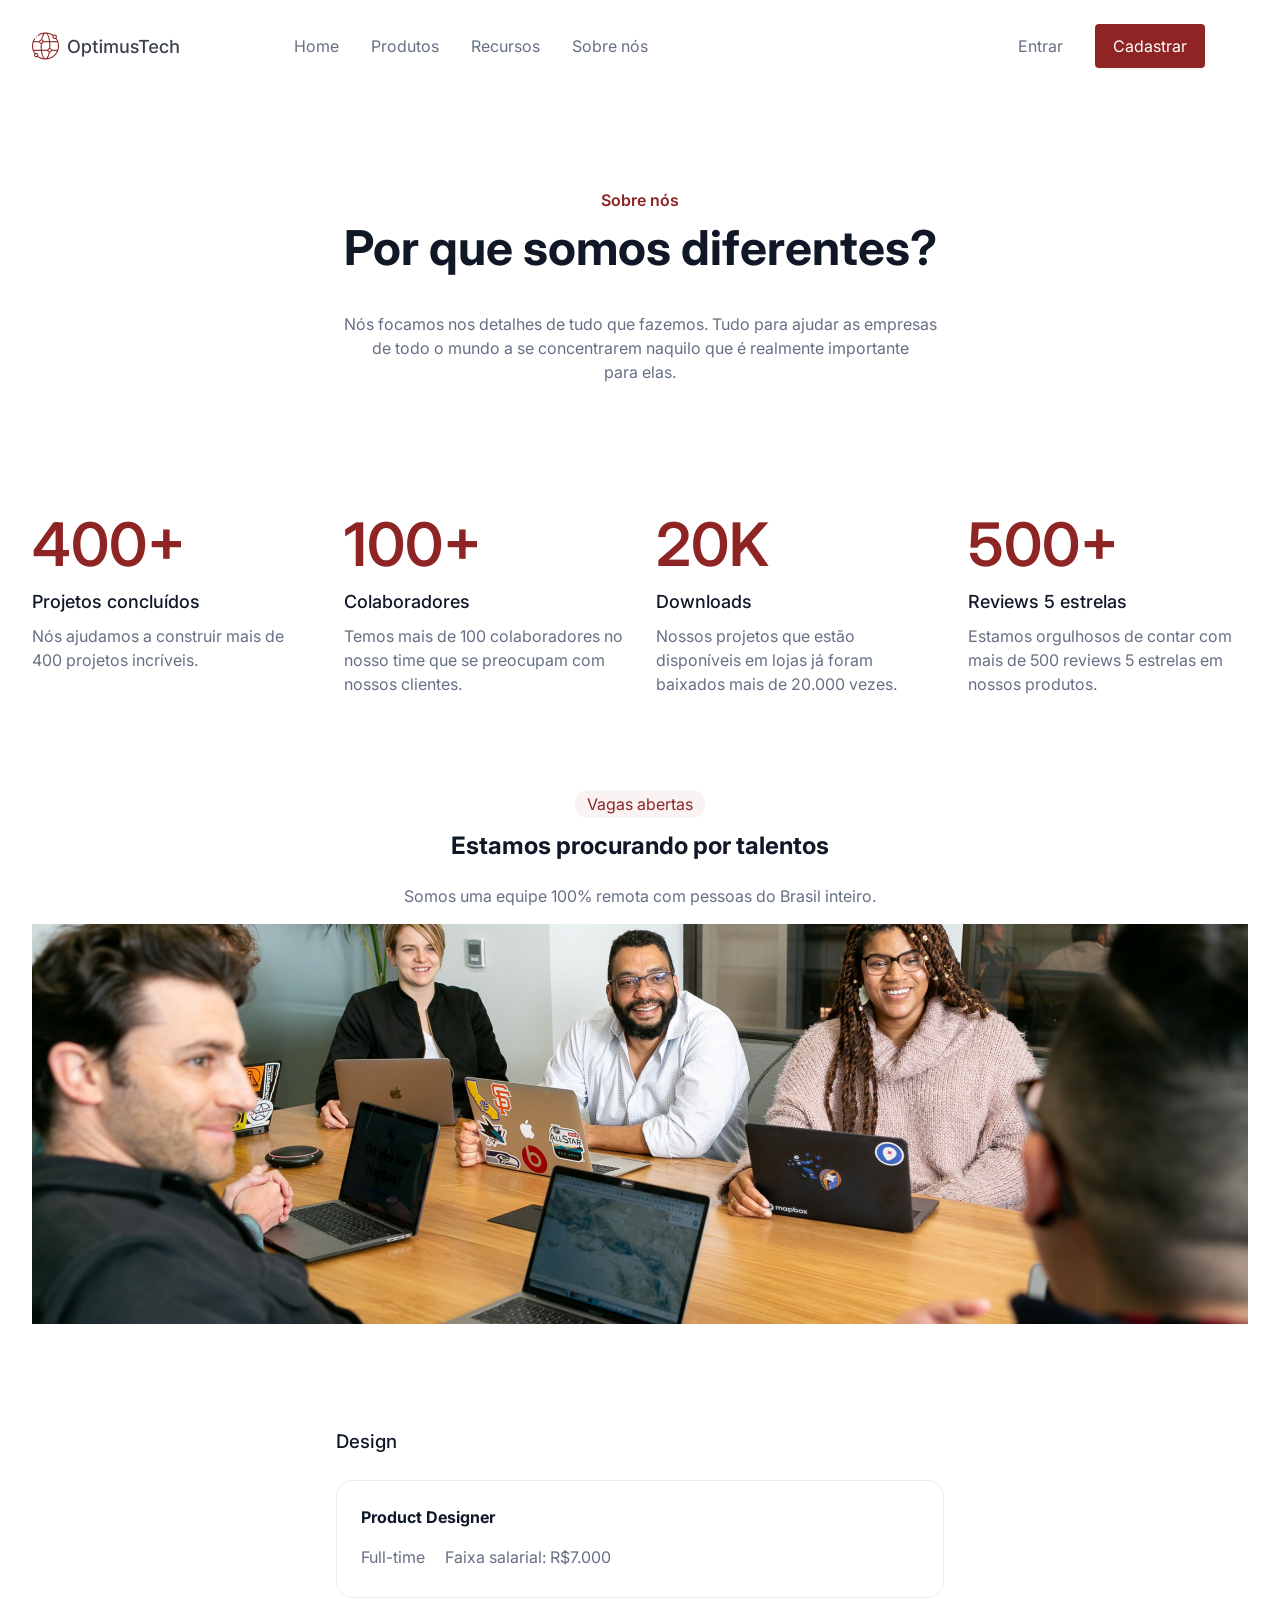
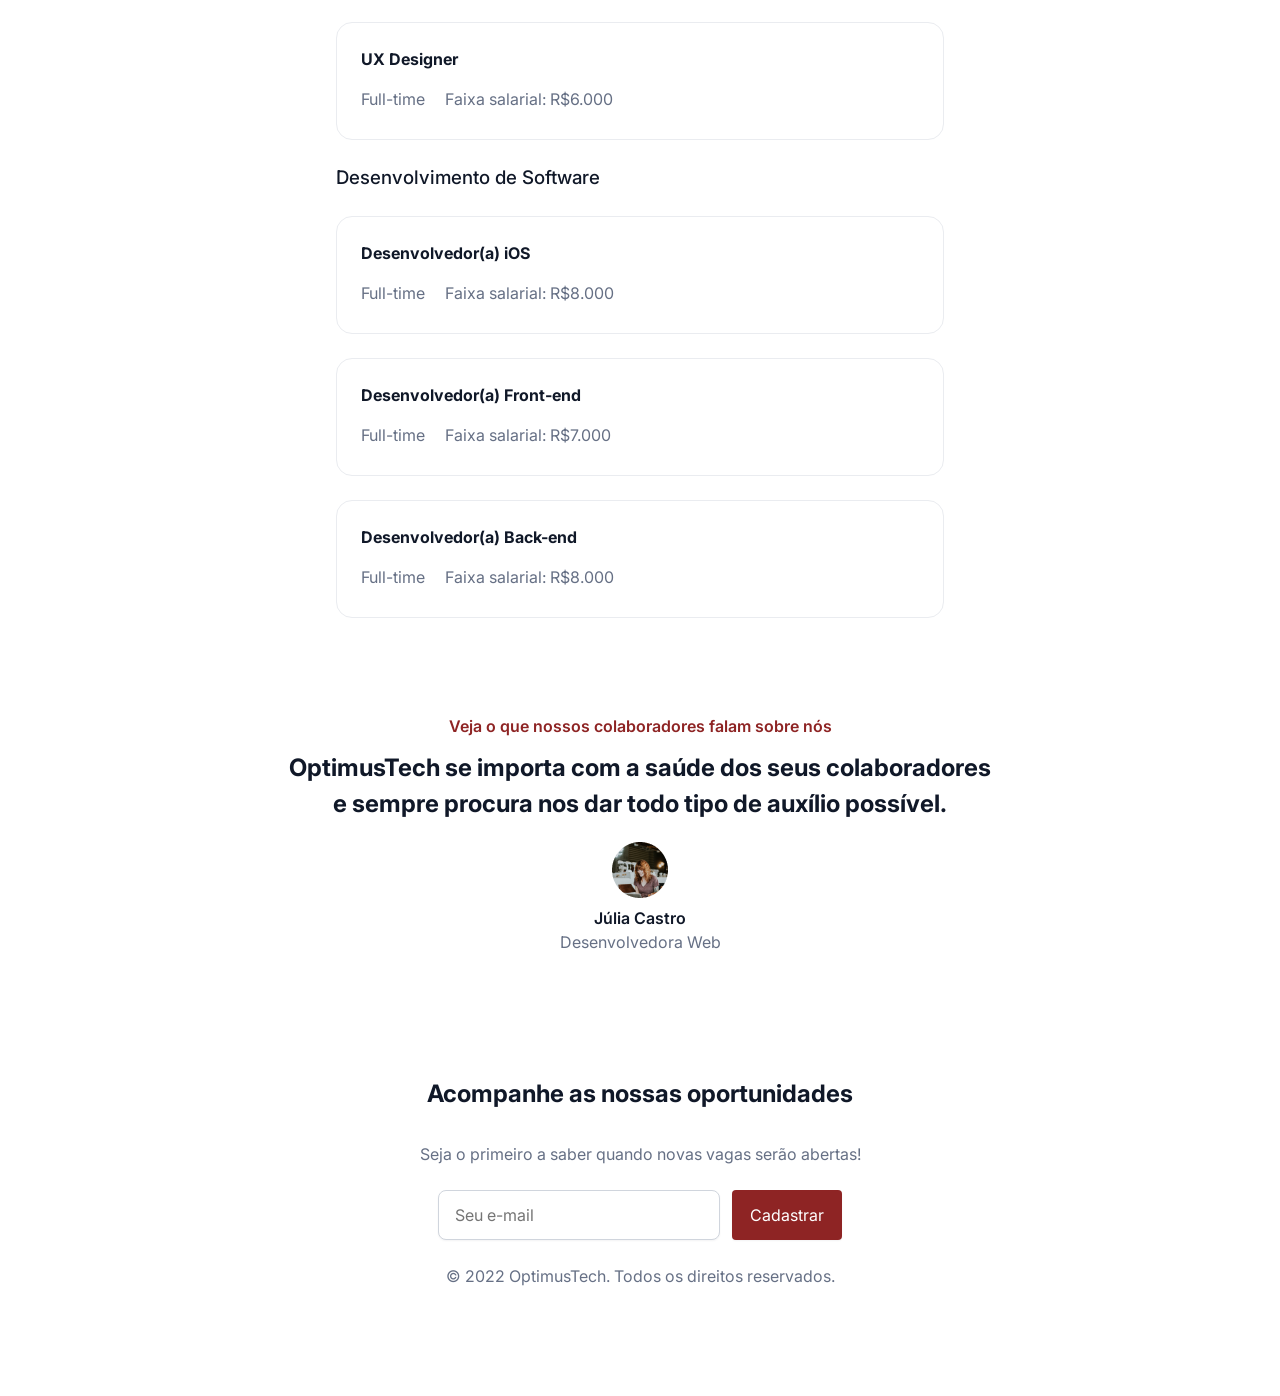
<file: Aula 1 - Do Figma ao Código/7Days-Pagina-Vagas-Completo/index.html>
<!DOCTYPE html>
<html lang="pt-BR">
<head>
    <meta charset="UTF-8">
    <meta name="viewport" content="width=device-width, initial-scale=1.0">
    <title>Página de Vagas</title>
    <link rel="preconnect" href="https://fonts.googleapis.com">
    <link rel="preconnect" href="https://fonts.gstatic.com" crossorigin>
    <link href="https://fonts.googleapis.com/css2?family=Inter:ital,opsz,wght@0,14..32,100..900;1,14..32,100..900&display=swap" rel="stylesheet">
    <link rel="stylesheet" href="./css/style.css">
    <link rel="shortcut icon" href="./images/favicon.png" type="image/x-icon">
</head>
<body>
    <header>
       <div class="container">
        <div class="nav-wrapper">
            <a href="index.html" class="logo">
                <img src="./images/logo.png" alt="Logo da Empresa">
            </a>
            <nav class="main-nav">
                <ul>
                    <li>
                        <a href="#">Home</a>
                    </li>
                    <li>
                        <a href=#>Produtos</a>
                    </li>
                    <li>
                        <a href=#>Recursos</a>
                    </li>
                    <li>
                        <a href=#>Sobre nós</a>
                    </li>
                </ul>
            </nav>
            <div class="nav-buttons">
                <a href="#" class="">Entrar</a>
                <a href="#" class="btn">Cadastrar</a>
            </div>
        </div>
       </div>
    </header>
    <main>
        <section class="wrapper">
            <div class="container">
                <div class="hero">
                    <span class="section-marker"> Sobre nós</span>
                    <h1 class="main-heading">Por que somos diferentes?</h1>
                    <p class="hero-description">Nós focamos nos detalhes de tudo que fazemos. Tudo para ajudar as empresas de todo o mundo a se concentrarem naquilo que é realmente importante para elas.</p>
                </div>
            </div>
        </section>
        <section class="wrapper">
            <div class="container">
                <div class="even-columns">
                    <div class="card">
                        <span class="card-numbers">400+</span>
                        <h3 class="card-title">Projetos concluídos</h3>
                        <p class="card-description">Nós ajudamos a construir mais de 400 projetos incríveis.</p>
                    </div>
                    <div class="card">
                        <span class="card-numbers">100+</span>
                        <h3 class="card-title">Colaboradores</h3>
                        <p class="card-description">Temos mais de 100 colaboradores no nosso time que se preocupam com nossos clientes.</p>
                    </div>
                    <div class="card">
                        <span class="card-numbers">20K</span>
                        <h3 class="card-title">Downloads</h3>
                        <p class="card-description">Nossos projetos que estão disponíveis em lojas já foram baixados mais de 20.000 vezes.</p>
                    </div>
                    <div class="card">
                        <span class="card-numbers">500+</span>
                        <h3 class="card-title">Reviews 5 estrelas</h3>
                        <p class="card-description">Estamos orgulhosos de contar com mais de 500 reviews 5 estrelas em nossos produtos.</p>
                    </div>
                </div>
            </div>
        </section>
        <section class="wrapper">
            <div class="container">
                <div class="vagas-section">
                    <span class="vagas-highlight">Vagas abertas</span>
                    <h2 class="heading-2">Estamos procurando por talentos</h2>
                    <p>Somos uma equipe 100% remota com pessoas do Brasil inteiro.</p>
                    <img src="./images/img_funcionarios.png" alt="">
                </div>
            </div>
        </section>
        <section class="wrapper">
            <div class="container">
                <div class="vagas">
                    <h3 class="vagas-area-title">Design</h3>
                    <div class="card-vaga">
                        <h4>Product Designer</h4>
                        <div class="container-vagas-details">
                            <span>Full-time</span>
                            <span>Faixa salarial: R$7.000</span>
                        </div>
                    </div>
                    <div class="card-vaga">
                        <h4>UX Designer</h4>
                        <div class="container-vagas-details">
                            <span>Full-time</span>
                            <span>Faixa salarial: R$6.000</span>
                        </div>
                    </div>
                    <h3 class="vagas-area-title">Desenvolvimento de Software</h3>
                    <div class="card-vaga">
                        <h4>Desenvolvedor(a) iOS</h4>
                        <div class="container-vagas-details">
                            <span>Full-time</span>
                            <span>Faixa salarial: R$8.000</span>
                        </div>
                    </div>
                    <div class="card-vaga">
                        <h4>Desenvolvedor(a) Front-end</h4>
                        <div class="container-vagas-details">
                            <span>Full-time</span>
                            <span>Faixa salarial: R$7.000</span>
                        </div>
                    </div>
                    <div class="card-vaga">
                        <h4>Desenvolvedor(a) Back-end</h4>
                        <div class="container-vagas-details">
                            <span>Full-time</span>
                            <span>Faixa salarial: R$8.000</span>
                        </div>
                    </div>
                </div>
            </div>
        </section>
        <section class="wrapper">
            <div class="container">
                <div class="depoimentos">
                    <span class="section-marker">Veja o que nossos colaboradores falam sobre nós</span>
                    <h2 class="heading-2">OptimusTech se importa com a saúde dos seus colaboradores e sempre procura nos dar todo tipo de auxílio possível.</h2>
                    <div class="avatar-info">
                        <img src="./images/Avatar.png" alt="avatar"/>
                        <span class="avatar-name">Júlia Castro</span>
                        <span class="avatar-job">Desenvolvedora Web</span>
                    </div>
                </div>
            </div>
        </section>
    </main>
    <footer class="wrapper">
        <div class="container">
            <div class="footer-content">
                 <h2 class="heading-2">Acompanhe as nossas oportunidades</h2>
                <p>Seja o primeiro a saber quando novas vagas serão abertas!</p>
                <form action="" class="form-footer">
                    <input type="text" name="email" id="email" placeholder="Seu e-mail">
                    <button type="submit" class="btn">Cadastrar</button>
                </form>
                <p>© 2022 OptimusTech. Todos os direitos reservados.</p>
            </div>
    </footer>

    
</body>
</html>
</file>
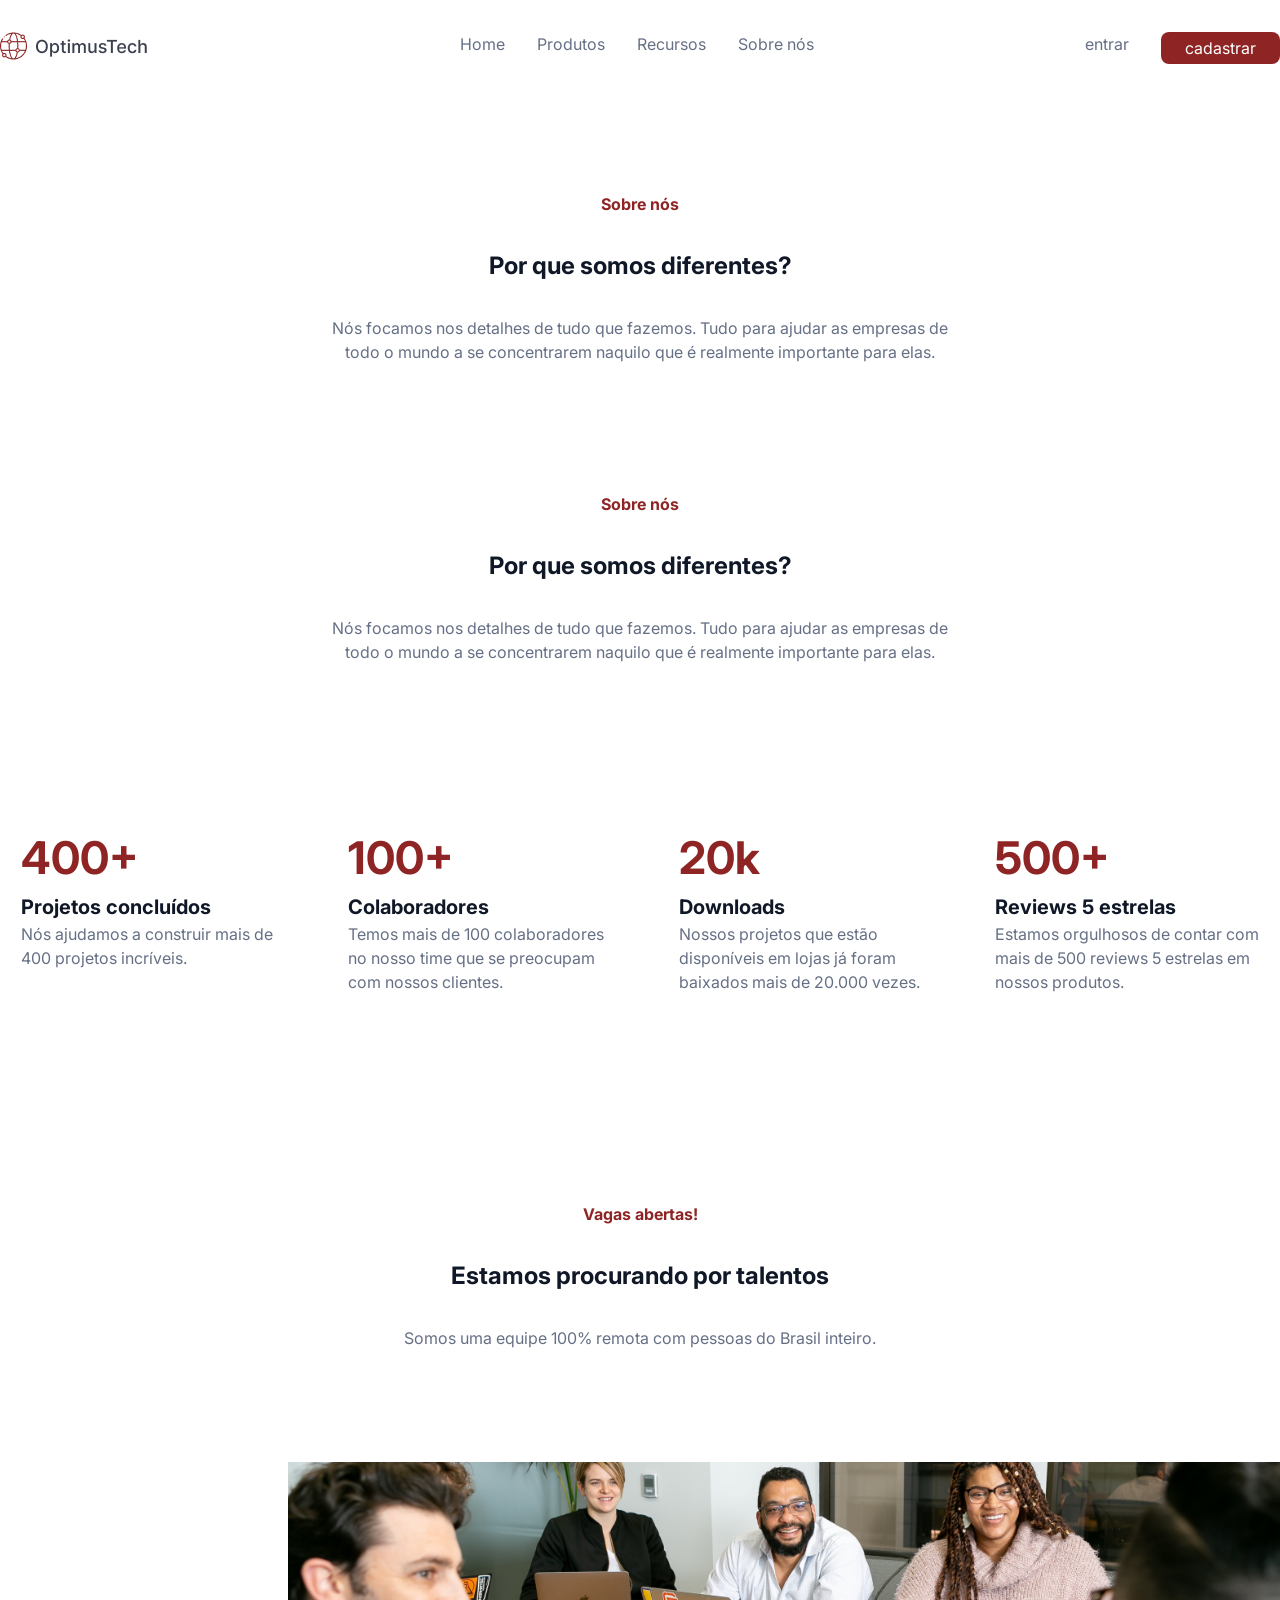
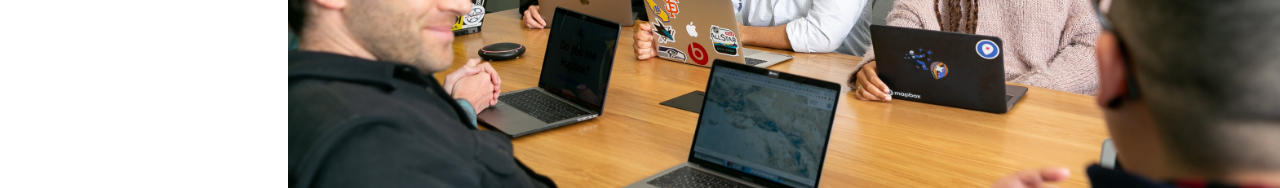
<file: Aula 1 - Do Figma ao Código/7Days-Pagina-Vagas/index.html>
<!DOCTYPE html>
<html lang="pt-BR">
<head>
    <meta charset="UTF-8">
    <meta name="viewport" content="width=device-width, initial-scale=1.0">
    <title>Página de Vagas</title>
    <link rel="stylesheet" href="./css/style.css">
    <link rel="preconnect" href="https://fonts.googleapis.com">
<link rel="preconnect" href="https://fonts.gstatic.com" crossorigin>
<link href="https://fonts.googleapis.com/css2?family=Inter:ital,opsz,wght@0,14..32,100..900;1,14..32,100..900&display=swap" rel="stylesheet">
</head>
<body>
    
    <header>
        <div class="container">
            <nav
            class="main-nav">
                <a href="index.html">
                    <img src="./images/logo.png" alt="Logo da empresa">
                </a>
                <ul class="nav">
                    <li><a href="#">Home</a></li>
                    <li><a href="#">Produtos</a></li>
                    <li><a href="#">Recursos</a></li>
                    <li><a href="#">Sobre nós</a></li>   
                </ul>
                 <div class="botoes-autenticacao">
                <a href="">entrar</a>
                <a class="cadastrar"  href="">cadastrar</a>
            </div>
            </nav>
           
        </div>
    </header>

    <section class="sobre-nos">
        <h4>Sobre nós</h4>
        <h1>Por que somos diferentes?</h1>
        <p>Nós focamos nos detalhes de tudo que fazemos. Tudo para ajudar as empresas de <br> todo o mundo a se concentrarem naquilo que é realmente importante para elas.</p>
    </section>
    <section class="sobre-nos2">
        <h4>Sobre nós</h4>
        <h1>Por que somos diferentes?</h1>
        <p>Nós focamos nos detalhes de tudo que fazemos. Tudo para ajudar as empresas de <br> todo o mundo a se concentrarem naquilo que é realmente importante para elas.</p>
    </section>

    <section class="cards">
        <div class="card-1">
            <h2>400+</h2>
            <h5>Projetos concluídos</h5>
            <p>Nós ajudamos a construir mais de <br>400 projetos incríveis.</p>
        </div>
        
        <div class="card-2">
            <h2>100+</h2>
            <h5>Colaboradores</h5>
            <p>Temos mais de 100 colaboradores <br>no nosso time que se preocupam <br> com nossos clientes.</p>
        </div>
         
        <div class="card-3">
            <h2>20k</h2>
            <h5>Downloads</h5>
            <p>Nossos projetos que estão<br>disponíveis em lojas já foram <br>baixados mais de 20.000 vezes.</p>
        </div>
        <div class="card-4">
            <h2>500+</h2>
            <h5>Reviews 5 estrelas</h5>
            <p>Estamos orgulhosos de contar com<br>mais de 500 reviews 5 estrelas em<br> nossos produtos.</p>
        </div>
    </section>

    <section class="infos">
        <div class="info2">
        <h4>Vagas abertas!</h4>
        <h1>Estamos procurando por talentos</h1>
        <p>Somos uma equipe 100% remota com pessoas do Brasil inteiro.</p>
        </div>
      
      <div class="funcionarios">  <img src="images/img_funcionarios.png" alt="funcionarios">
    </div>
    </section>
</body>
</html>
</file>
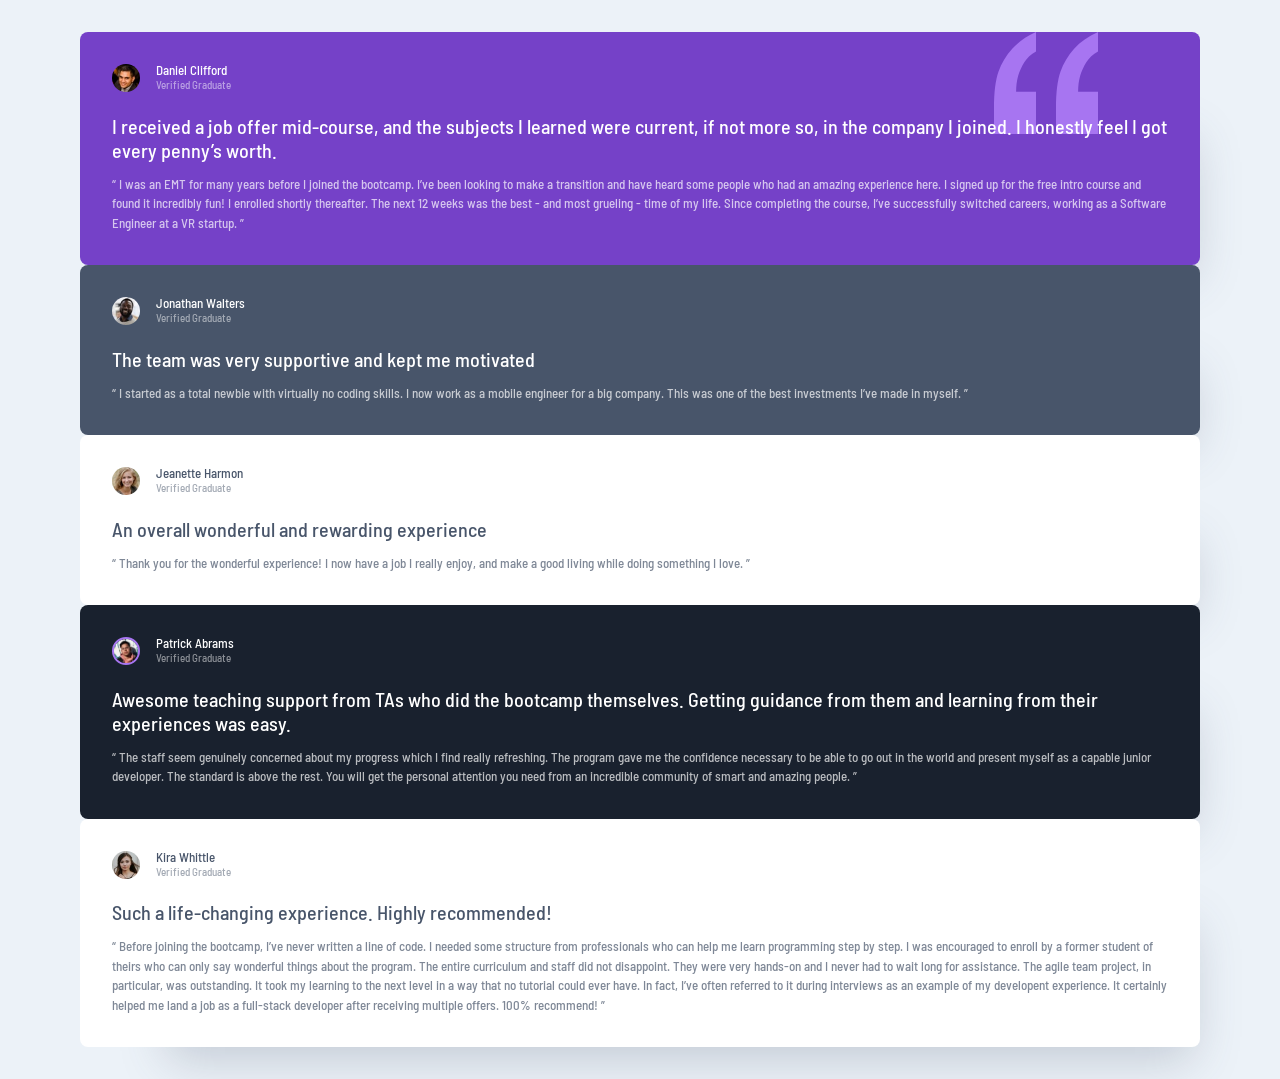
<file: Aula 4 - CSS Grid/Testimonials/index.html>
<!DOCTYPE html>
<html lang="en">

<head>
  <meta charset="UTF-8">
  <meta http-equiv="X-UA-Compatible" content="IE=edge">
  <meta name="viewport" content="width=device-width, initial-scale=1.0">
  <!-- Google font -->
  <link rel="preconnect" href="https://fonts.googleapis.com">
  <link rel="preconnect" href="https://fonts.gstatic.com" crossorigin>
  <link href="https://fonts.googleapis.com/css2?family=Barlow+Semi+Condensed:wght@500;600&display=swap"
    rel="stylesheet">
  <!-- my css -->
  <link rel="stylesheet" href="style.css">
  <title>FEM grid</title>
</head>

<body>
  <main class="testimonial-grid">
    <article class="testimonial flow bg-primary-400 quote text-neutral-100">
      <div class="flex">
        <div>
          <img  src="./images/image-daniel.jpg" alt="daniel clifford">
        </div>
        <div>
          <h2 class="name">Daniel Clifford</h2>
          <p class="position">Verified Graduate</p>
        </div>
      </div>
      <p>
        I received a job offer mid-course, and the subjects I learned were current, if not more so,
        in the company I joined. I honestly feel I got every penny’s worth.
      </p>
      <p>
        “ I was an EMT for many years before I joined the bootcamp. I’ve been looking to make a
        transition and have heard some people who had an amazing experience here. I signed up
        for the free intro course and found it incredibly fun! I enrolled shortly thereafter.
        The next 12 weeks was the best - and most grueling - time of my life. Since completing
        the course, I’ve successfully switched careers, working as a Software Engineer at a VR startup. ”
      </p>
    </article>
    <article class="testimonial flow bg-secondary-400 text-neutral-100">
      <div class="flex">
        <div>
          <img src="./images/image-jonathan.jpg" alt="Jonathan Walters">
        </div>
        <div>
          <h2 class="name">Jonathan Walters</h2>
          <p class="position">Verified Graduate</p>
        </div>
      </div>
      <p>
        The team was very supportive and kept me motivated
      </p>
      <p>
        “ I started as a total newbie with virtually no coding skills. I now work as a mobile engineer
        for a big company. This was one of the best investments I’ve made in myself. ”
      </p>
    </article>
    <article class="testimonial flow bg-neutral-100 text-secondary-400">
      <div class="flex">
        <div>
          <img src="./images/image-jeanette.jpg" alt="Jeanette Harmon">
        </div>
        <div>
          <h2 class="name">Jeanette Harmon</h2>
          <p class="position">Verified Graduate</p>
        </div>
      </div>
      <p>
        An overall wonderful and rewarding experience</p>
      <p>
        “ Thank you for the wonderful experience! I now have a job I really enjoy, and make a good living
        while doing something I love. ”
      </p>
    </article>
    <article class="testimonial flow bg-secondary-500 text-neutral-100">
      <div class="flex">
        <div>
          <img class="border-primary-400" src="./images/image-patrick.jpg" alt="Patrick Abrams">
        </div>
        <div>
          <h2 class="name">Patrick Abrams</h2>
          <p class="position">Verified Graduate</p>
        </div>
      </div>
      <p>
        Awesome teaching support from TAs who did the bootcamp themselves. Getting guidance from them and
        learning from their experiences was easy.
      </p>
      <p>
        “ The staff seem genuinely concerned about my progress which I find really refreshing. The program
        gave me the confidence necessary to be able to go out in the world and present myself as a capable
        junior developer. The standard is above the rest. You will get the personal attention you need from
        an incredible community of smart and amazing people. ”
      </p>
    </article>
    <article class="testimonial flow bg-neutral-100 text-secondary-400">
      <div class="flex">
        <div>
          <img src="./images/image-kira.jpg" alt="Kira Whittle">
        </div>
        <div>
          <h2 class="name">Kira Whittle</h2>
          <p class="position">Verified Graduate</p>
        </div>
      </div>
      <p>
        Such a life-changing experience. Highly recommended!
      </p>
      <p>
        “ Before joining the bootcamp, I’ve never written a line of code. I needed some structure from
        professionals who can help me learn programming step by step. I was encouraged to enroll by a former
        student of theirs who can only say wonderful things about the program. The entire curriculum and staff
        did not disappoint. They were very hands-on and I never had to wait long for assistance. The agile team
        project, in particular, was outstanding. It took my learning to the next level in a way that no tutorial
        could ever have. In fact, I’ve often referred to it during interviews as an example of my developent
        experience. It certainly helped me land a job as a full-stack developer after receiving multiple offers.
        100% recommend! ”
      </p>
    </article>
  </main>




</body>

</html>
</file>
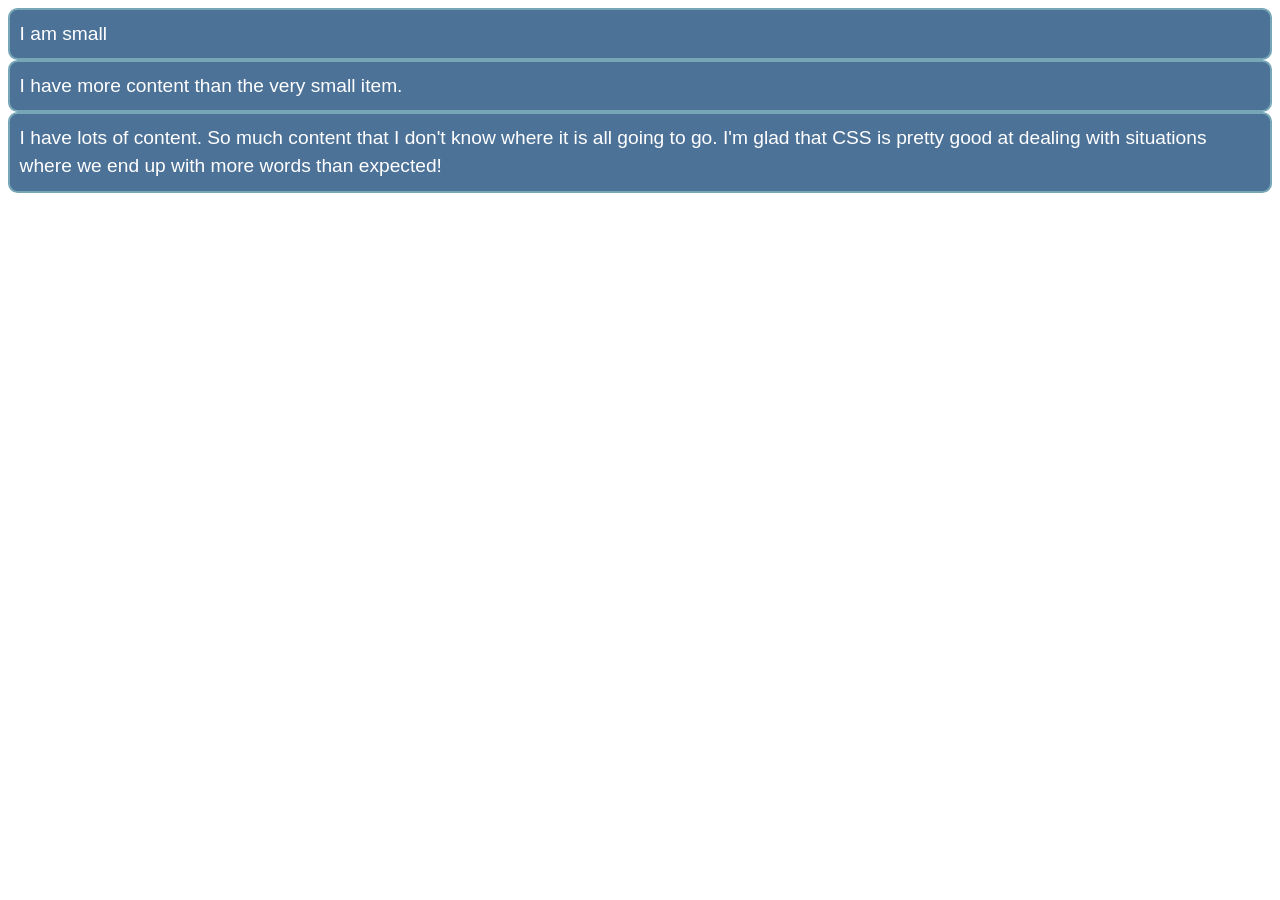
<file: Aula 2 - Flexbox do Basico ao Avançado/Exercicios Flexbox/Ex2/index.html>
<!DOCTYPE html>
<html lang="pt-BR">
<head>
    <meta charset="UTF-8">
    <meta name="viewport" content="width=device-width, initial-scale=1.0">
    <title>Document</title>
    <link rel="stylesheet" href="style.css">
</head>
<body>
    <ul>
        <li>I am small</li>
        <li>I have more content than the very small item.</li>
        <li>
            I have lots of content. So much content that I don't know where it is all
            going to go. I'm glad that CSS is pretty good at dealing with situations
            where we end up with more words than expected!
        </li>
        </ul>
</body>
</html>
</file>
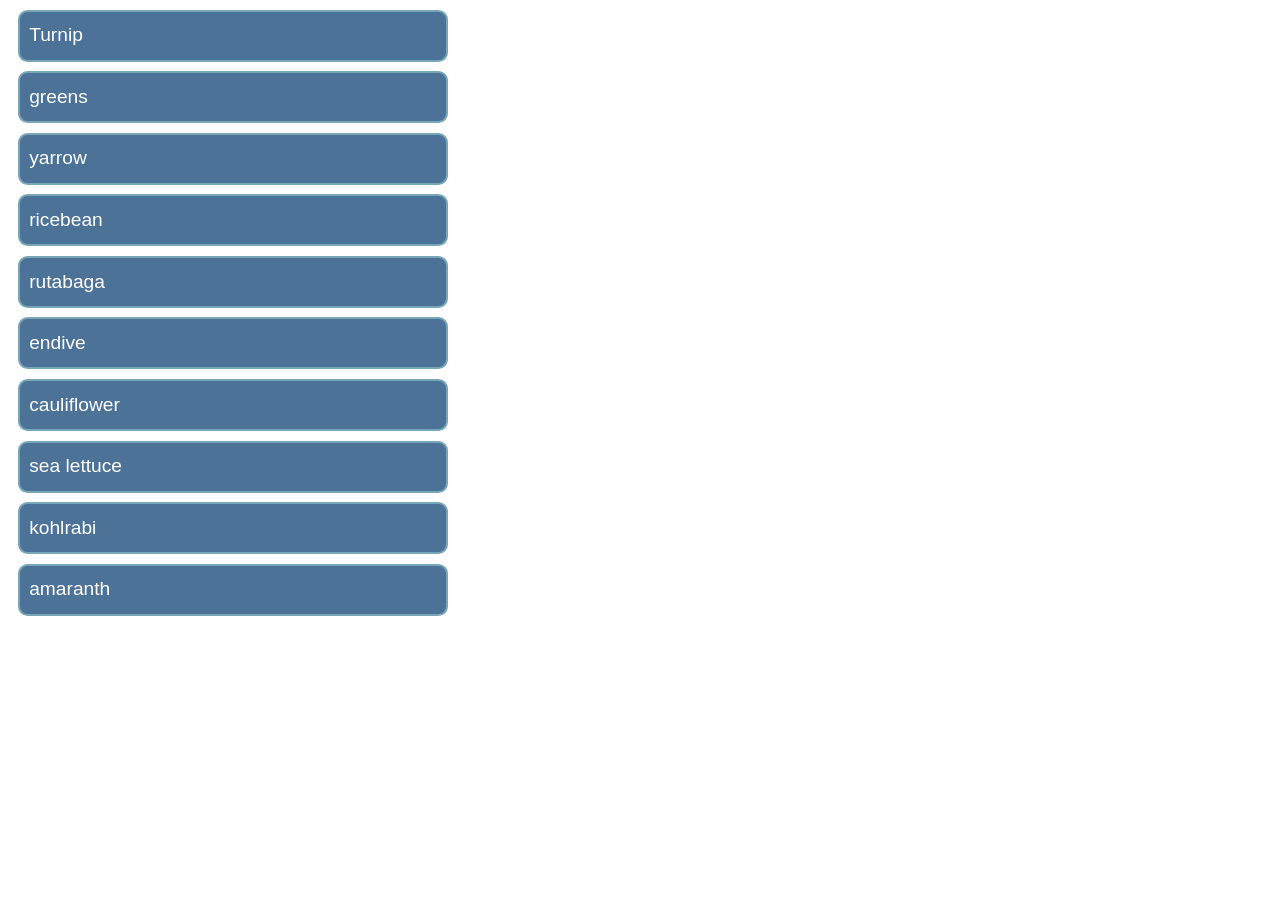
<file: Aula 2 - Flexbox do Basico ao Avançado/Exercicios Flexbox/Ex3/index.html>
<!DOCTYPE html>
<html lang="pt-BR">
<head>
    <meta charset="UTF-8">
    <meta name="viewport" content="width=device-width, initial-scale=1.0">
    <title>Document</title>
    <link rel="stylesheet" href="style.css">
</head>
<body>
    <ul>
        <li>Turnip</li>
        <li>greens</li>
        <li>yarrow</li>
        <li>ricebean</li>
        <li>rutabaga</li>
        <li>endive</li>
        <li>cauliflower</li>
        <li>sea lettuce</li>
        <li>kohlrabi</li>
        <li>amaranth</li>
    </ul>
</body>
</html>
</file>
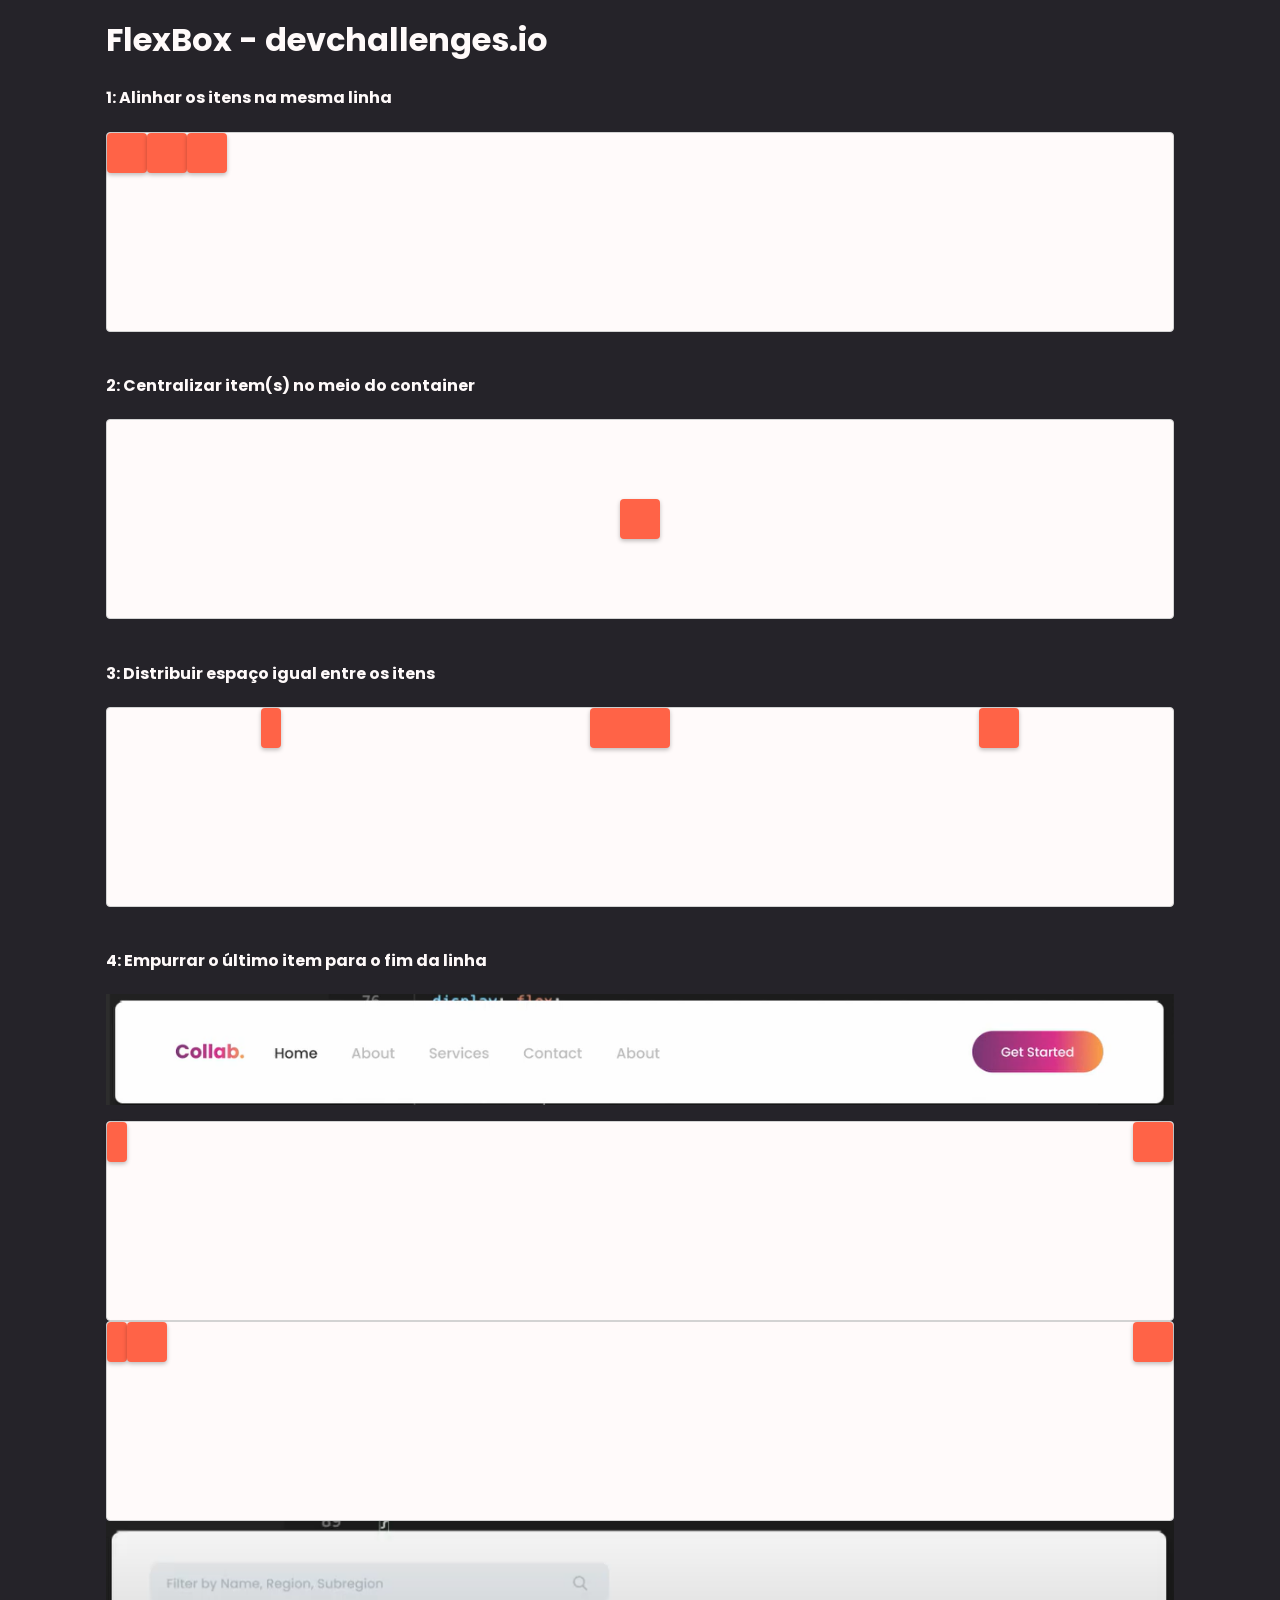
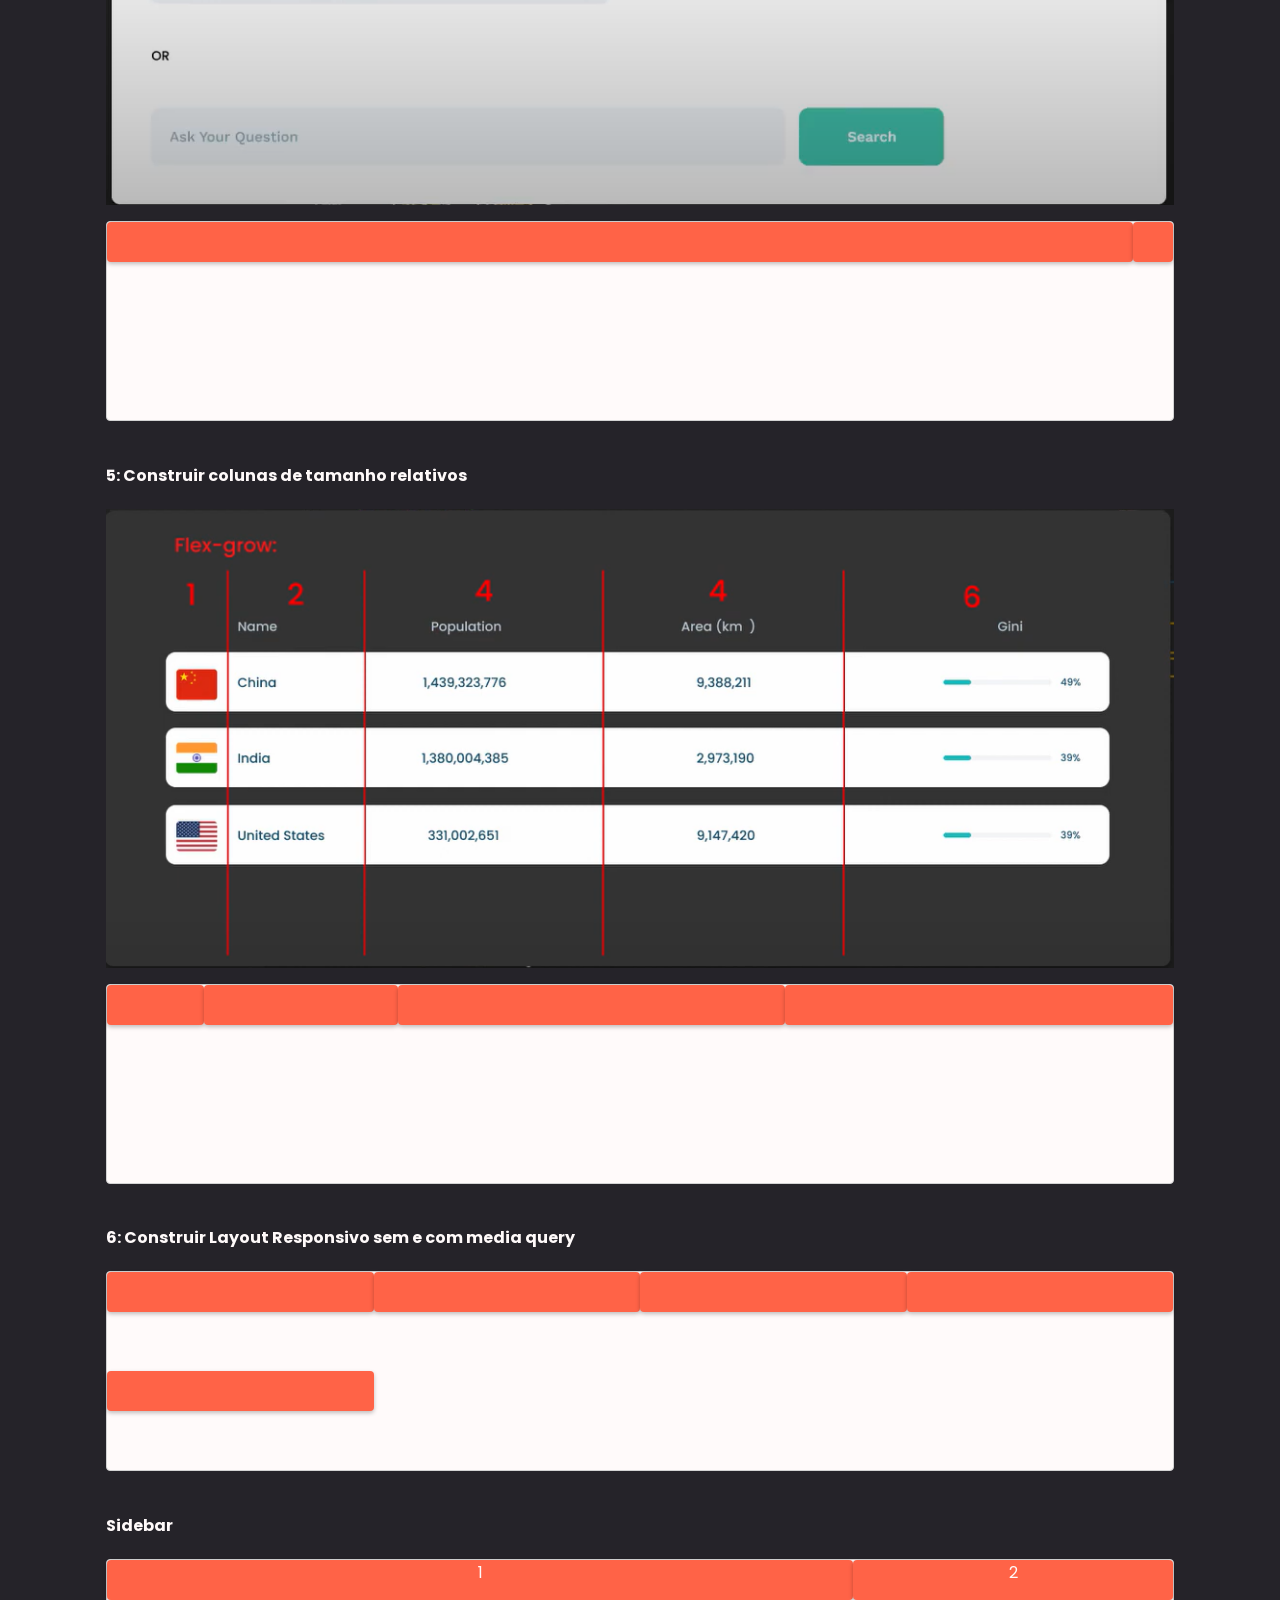
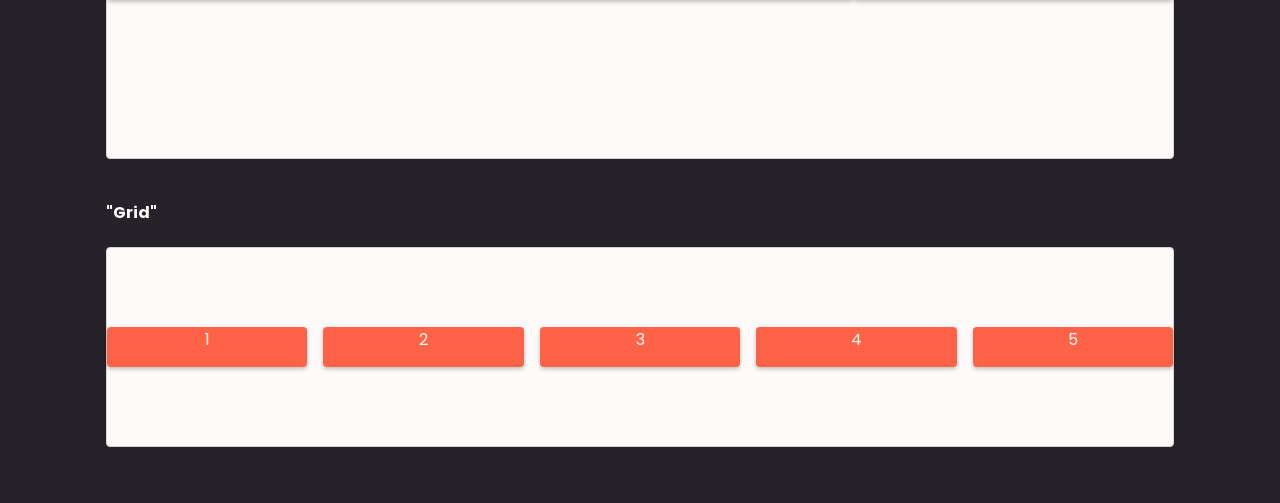
<file: Aula 2 - Flexbox do Basico ao Avançado/Exercicios Flexbox/Flexbox Use Cases - Resolvido/index.html>
<html lang="en">
  <head>
    <meta charset="UTF-8" />
    <meta name="viewport" content="width=device-width, initial-scale=1.0" />
    <title>FlexBox</title>

    <link rel="stylesheet" href="style.css" />
  </head>
  <body>
    <h1>FlexBox - devchallenges.io</h1>
    <div class="task task-1">
      <h4>1: Alinhar os itens na mesma linha</h4>

      <div class="container">
        <div class="item"></div>
        <div class="item"></div>
        <div class="item"></div>
      </div>
    </div>

    <div class="task task-2">
      <h4>2: Centralizar item(s) no meio do container</h4>

      <div class="container">
        <div class="item"></div>
      </div>
    </div>

    <div class="task task-3">
      <h4>3: Distribuir espaço igual entre os itens</h4>

      <div class="container">
        <div class="item sm"></div>

        <div class="item lg"></div>

        <div class="item"></div>
      </div>
    </div>

    <div class="task task-4">
      <h4>4: Empurrar o último item para o fim da linha</h4>
      <img src="./images/imagem-1.png" alt="">

      <div class="option-1">
        <div class="container">
          <div class="item sm"></div>

          <div class="item"></div>
        </div>
      </div>

      <div class="option-2">
        <div class="container">
          <div class="item sm"></div>

          <div class="item"></div>

          <div class="item"></div>
        </div>
      </div>
      <img src="./images/form.png" alt="">
      <div class="option-3">
        <div class="container">
          <div class="item sm"></div>

          <div class="item"></div>
        </div>
      </div>
    </div>

    <div class="task task-5">
      <h4>5: Construir colunas de tamanho relativos</h4>
      <img src="./images/tabela.png" alt="">

      <div class="container">
        <div class="item item-1"></div>

        <div class="item item-2"></div>

        <div class="item item-3"></div>

        <div class="item item-4"></div>
      </div>
    </div>

    <div class="task task-6">
      <h4>6: Construir Layout Responsivo sem e com media query</h4>

      <div class="container">
        <div class="item lg"></div>

        <div class="item lg"></div>

        <div class="item lg"></div>

        <div class="item lg"></div>

        <div class="item lg"></div>
      </div>
    </div>

    <div class="task task-7">
      <h4>Sidebar </h4>

      <div class="container">
        <div class="item item-1">1</div>

        <div class="item item-2">2</div>

      </div>
    </div>

    <div class="task task-8">
      <h4>"Grid"</h4>

      <div class="container">
        <div class="item item-1">1</div>

        <div class="item item-2">2</div>

        <div class="item item-3">3</div>

        <div class="item item-4">4</div>

        <div class="item item-5">5</div>
      </div>
    </div>
  </body>
</html>
</file>
<file: Aula 1 - Do Figma ao Código/7Days-Pagina-Vagas-Completo/css/style.css>
:root{
    --bg-white: #FFF;
    --dark-gray: #101828;
    --light-gray: #667085;
    --primary-red: #8E2424;

    --font-family: 'Inter', sans-serif;

    --media-query-mobile: (max-width: 768px);
    --media-query-tablet: (min-width: 769px) and (max-width: 1024px);
    --media-query-desktop: (min-width: 1025px);

    --horizontal-padding: 2rem;
}

/* Reset CSS - Fonte: https://www.joshwcomeau.com/css/custom-css-reset/ */

/* 1. Use a more-intuitive box-sizing model */
*, *::before, *::after {
  box-sizing: border-box;
}

/* 2. Remove default margin */
* {
  margin: 0;
  padding: 0;
}

/* 3. Enable keyword animations */
@media (prefers-reduced-motion: no-preference) {
  html {
    interpolate-size: allow-keywords;
  }
}

body {
  /* 4. Add accessible line-height */
  line-height: 1.5;
  /* 5. Improve text rendering */
  -webkit-font-smoothing: antialiased;
}

/* 6. Improve media defaults */
img, picture, video, canvas, svg {
  display: block;
  max-width: 100%;
}

/* 7. Inherit fonts for form controls */
input, button, textarea, select {
  font: inherit;
}

/* 8. Avoid text overflows */
p, h1, h2, h3, h4, h5, h6 {
  overflow-wrap: break-word;
}

/* 9. Improve line wrapping */
p {
  text-wrap: pretty;
}
h1, h2, h3, h4, h5, h6 {
  text-wrap: balance;
}

/*
  10. Create a root stacking context
*/
#root, #__next {
  isolation: isolate;
}

/* Estilos gerais */

body{
    font-size: 16px;
    font-family: var(--font-family);
    color: var(--light-gray);
}

.container{
    max-width: 1280px;
    margin: 0 auto;
    padding: 0 var(--horizontal-padding);
    text-align: center;
}

.btn{
    padding: 0.625em 1.125em;
    background-color: var(--primary-red);
    color: var(--bg-white);
    border: none;
    border-radius: 0.25em;
    text-decoration: none;
    box-shadow: 0 1px 2px 0 rgba(16, 24, 40, 0.05);
}

a {
    color: var(--light-gray);
    text-decoration: none;
}

ul {
    list-style: none;
    padding: 0;
    margin: 0;
}

.section-marker{
    color: var(--primary-red);
    font-weight: 600;
}

.wrapper{
    margin-bottom: 6rem;
}

/* Navegação  */

.nav-wrapper{
    display: flex;
    align-items: center;
    gap: 2em;
    padding: 1.5em 0;
}

.main-nav, .logo, .nav-buttons{
    flex: 1;
}

.main-nav{
    flex: 3;

    & ul{
        display: flex;
        align-items: center;
        gap: 2em;
        
    }
}

.nav-buttons{
    display: flex;
    align-items: center;
    gap: 2em;
}

/* Seção principal */

.main-heading{
    font-size: 3em;
    color: var(--dark-gray); 
}
.hero{
    padding-top: 6em;

    & > * {
        padding-bottom: 1.75rem;
    }

}

 .hero-description{
        max-width: 50%;
        margin: 0 auto;
    }
/* Seção cards */

.even-columns{
    display: flex;
    justify-content: center;
    gap: 2em;
    text-align: left;

    
    & > * {
        flex: 1 1 250px;
    }
}

.card-numbers{
    font-size: 3.75em;
    color: var(--primary-red);
    font-weight: 600;
    line-height: 4.5rem;
}

.card-title{
    font-weight: 500;
    font-size: 1.125em;
    color: var(--dark-gray);
    line-height: 1.75rem;
    padding-top: 0.5rem;
}

.card-description{
    line-height: 1.5rem;
    padding-top: 0.5rem;
}

/* Destaque Vagas abertas */

.vagas-section > *{
    padding: 0.5em 0;
}

.vagas-highlight{
    color: var(--primary-red);
    padding:  0.25em 0.75em;
    background: rgba(142, 36, 36, 0.05);
    border-radius: 1em;
}

.heading-2{
    color: var(--dark-gray);
}

/* Vagas */

.vagas{
    text-align: left;
    margin: 0 auto;
    width: 50%;
}

.vagas-area-title{
    color: var(--dark-gray);
    font-weight: 500;
}

.card-vaga{
    border-radius: 16px;
    border: 1px solid #EAECF0;
    background: var(#FFF);
    padding: 1.5em 1.5em 1.75em 1.5em;
    margin: 1.5em 0;
    display: flex;
    flex-direction: column;
    gap: 1em;

     & h4{
        color: var(--dark-gray);

    }
}

.container-vagas-details span:first-child{
    margin-right: 1em;
    
}

/* Depoimentos */
.depoimentos > *{
    padding: 0.5em 0;
}

.avatar-info{
    display: flex;
    align-items: center;
    flex-direction: column;

    & img{
        margin-bottom: .5em;
    }
}

.avatar-name{
    font-weight: 600;
    color: var(--dark-gray);
}

/* Footer */
.footer-content > *{
    padding: .75em 0;
}

.form-footer{
    display: flex;
    justify-content: center;
    gap: .75em;

    
    & input{
        padding: 0.75em 1em;
        border-radius: 8px;
        border: 1px solid #D0D5DD;
        background: var( #FFF);

        /* Shadow/xs */
        box-shadow: 0 1px 2px 0 rgba(16, 24, 40, 0.05);
    }
}
</file>
<file: Aula 1 - Do Figma ao Código/7Days-Pagina-Vagas/css/style.css>
:root{
    --primary-color: #fff;
    --dark-blue: #101828;
    --light-gray: #667085;
    --dark-red: #8e2424;
}

body, a{
    color: var(--light-gray);
}
h4{
  color: var(--dark-red)
}
h1{
  color: var(--dark-blue)
}
h2{
  color: var(--dark-red)
}
h5{
  color: var(--dark-blue)
}
p{
  color: var(--light-gray);
}

/* 1. Use a more-intuitive box-sizing model */
*, *::before, *::after {
  box-sizing: border-box;
}
/* 2. Remove default margin */
* {
  margin: 0;
}
/* 3. Enable keyword animations */
@media (prefers-reduced-motion: no-preference) {
  html {
    interpolate-size: allow-keywords;
  }
}
body {
  /* 4. Add accessible line-height */
  line-height: 1.5;
  /* 5. Improve text rendering */
  -webkit-font-smoothing: antialiased;
}
/* 6. Improve media defaults */
img, picture, video, canvas, svg {
  display: block;
  max-width: 100%;
}
/* 7. Inherit fonts for form controls */
input, button, textarea, select {
  font: inherit;
}
/* 8. Avoid text overflows */
p, h1, h2, h3, h4, h5, h6 {
  overflow-wrap: break-word;
}
/* 9. Improve line wrapping */
p {
  text-wrap: pretty;
}
h1, h2, h3, h4, h5, h6 {
  text-wrap: balance;
}
/*
  10. Create a root stacking context
*/
#root, #__next {
  isolation: isolate;
}

/* Estilos gerais */
body{
    font-family: "Inter", sans-serif;
}

li{
    list-style: none;
}

a {
    text-decoration: none;
}

.container{
    max-width: 1280px;
    margin: 0 auto;
    margin-top: 2rem;
   
}
.main-nav{
    display:flex;
    justify-content: space-between;
    margin-top: 1rem;
    
    & .nav{
        display:flex;
        gap: 2rem
        
    }
    & .botoes-autenticacao{
      display: flex;
      gap: 2rem;
      
    }
    & .cadastrar{
      background-color: #8e2424;
       padding: 0.25rem 1.5rem;
       border-radius: 8px;
       color: #fff;
    }
   
}
 .sobre-nos{
      display: flex;
      flex-direction: column;
      text-align: center;
      margin-top: 8rem;
      gap: 2rem;
    }

    .sobre-nos2{
      display: flex;
      flex-direction: column;
      text-align: center;
      margin-top: 8rem;
      gap: 2rem;
    }

    .cards{
      display: flex;
      gap: 2rem;
      justify-content: space-around;
      margin-top: 10rem;
      
    }
    h2{
      font-size: 45px;
    }
    h5{
      font-size: 20px;
    }
    .infos{
      text-align: center;
      margin-top: 13rem;
      
      & .info2{
        display: flex;
        flex-direction: column;
        margin-bottom: 7rem;
        gap: 2rem;
      }
      & .funcionarios{
        display: flex;
      margin-left: 18rem;
      }
    }
</file>
<file: Aula 4 - CSS Grid/Testimonials/style.css>
:root {
  --clr-primary-400: 263 55% 52%;
  --clr-secondary-400: 217 19% 35%;
  --clr-secondary-500: 219 29% 14%;
  --clr-neutral-100: 0 0% 100%;
  --clr-neutral-200: 210 46% 95%;
  --clr-neutral-300: 0 0% 81%;

  --ff-primary: "Barlow Semi Condensed", sans-serif;

  --fw-400: 500;
  --fw-700: 600;

  --fs-300: 0.6875rem;
  --fs-400: 0.8125rem;
  --fs-500: 1.25rem;
}

/* Box sizing rules */
*,
*::before,
*::after {
  box-sizing: border-box;
}

/* Remove default margin */
body,
h1,
h2,
h3,
h4,
p,
figure,
blockquote,
dl,
dd {
  margin: 0;
}

/* Remove list styles on ul, ol elements with a list role, which suggests default styling will be removed */
ul[role="list"],
ol[role="list"] {
  list-style: none;
}

/* Set core root defaults */
html:focus-within {
  scroll-behavior: smooth;
}

/* Set core body defaults */
body {
  min-height: 100vh;
  text-rendering: optimizeSpeed;
  line-height: 1.5;
}

/* A elements that don't have a class get default styles */
a:not([class]) {
  text-decoration-skip-ink: auto;
}

/* Make images easier to work with */
img,
picture {
  max-width: 100%;
  display: block;
}

/* Inherit fonts for inputs and buttons */
input,
button,
textarea,
select {
  font: inherit;
}

/* Remove all animations, transitions and smooth scroll for people that prefer not to see them */
@media (prefers-reduced-motion: reduce) {
  html:focus-within {
    scroll-behavior: auto;
  }

  *,
  *::before,
  *::after {
    animation-duration: 0.01ms !important;
    animation-iteration-count: 1 !important;
    transition-duration: 0.01ms !important;
    scroll-behavior: auto !important;
  }
}

body {
  display: grid;
  place-content: center;
  min-height: 100vh;

  font-family: var(--ff-primary);
  font-weight: var(--fw-400);

  background-color: hsl(var(--clr-neutral-200));
}

h1,
h2,
h3 {
  font-weight: var(--fw-700);
}

/* utilities */
.flex {
  display: flex;
  gap: var(--gap, 1rem);
}

.flow > *:where(:not(:first-child)) {
  margin-top: var(--flow-spacer, 1em);
}

.bg-primary-400 {
  background: hsl(var(--clr-primary-400));
}
.bg-secondary-400 {
  background: hsl(var(--clr-secondary-400));
}
.bg-secondary-500 {
  background: hsl(var(--clr-secondary-500));
}

.bg-neutral-100 {
  background: hsl(var(--clr-neutral-100));
}

.text-neutral-100 {
  color: hsl(var(--clr-neutral-100));
}
.text-secondary-400 {
  color: hsl(var(--clr-secondary-400));
}
.border-primary-400 {
  border: 2px solid #a775f1;
}

/* components */
.testimonial-grid {
  padding-block: 2rem;
  width: min(95%, 70rem);
  margin-inline: auto;
}

.testimonial {
  font-size: var(--fs-400);
  padding: 2rem;
  border-radius: 0.5rem;
  box-shadow: 2.5rem 3.75rem 3rem -3rem hsl(var(--clr-secondary-400) / 0.25);
}


.testimonial.quote {
  background-image: url("./images/bg-pattern-quotation.svg");
  background-repeat: no-repeat;
  background-position: top right 10%;
}

.testimonial img {
  width: 1.75rem;
  aspect-ratio: 1;
  border-radius: 50%;
}

.testimonial .name {
  font-size: var(--fs-400);
  font-weight: var(--fw-400);
  line-height: 1;
}

.testimonial .position {
  font-size: var(--fs-300);
  opacity: 0.5;
}

.testimonial > p:first-of-type {
  font-size: var(--fs-500);
  line-height: 1.2;
}

.testimonial > p:last-of-type {
  opacity: 0.7;
}
</file>
<file: Aula 2 - Flexbox do Basico ao Avançado/Exercicios Flexbox/Ex2/style.css>
body {
  font: 1.2em / 1.5 sans-serif;
}
ul {
  list-style: none;
  padding: 0;
  margin: 0;
  
  & li {
    background-color: #4d7298;
    border: 2px solid #77a6b6;
    border-radius: 0.5em;
    color: #fff;
    padding: 0.5em;
  }
}
</file>
<file: Aula 2 - Flexbox do Basico ao Avançado/Exercicios Flexbox/Ex3/style.css>
body {
  font: 1.2em / 1.5 sans-serif;
}
ul {
  width: 450px;
  list-style: none;
  padding: 0;
  margin: 0;

  & li {
  background-color: #4d7298;
  border: 2px solid #77a6b6;
  border-radius: 0.5em;
  color: #fff;
  padding: 0.5em;
  margin: 0.5em;
  }
}
</file>
<file: Aula 2 - Flexbox do Basico ao Avançado/Exercicios Flexbox/Flexbox Use Cases - Resolvido/style.css>
@import url("https://fonts.googleapis.com/css2?family=Poppins:wght@300;400&display=swap");

* {
  box-sizing: border-box;
}

body {
  background-color: #252329;
  font-family: "Poppins", sans-serif;
  color: snow;

  max-width: 1100px;
  margin: 0 auto;
  padding: 16px;
}

.task {
  padding-bottom: 20px;
  margin-bottom: 20px;
}

.task img{
  max-width: 100%;
  margin-bottom: 1em;;
}

.container {
  background-color: snow;
  border: 1px solid lightgray;
  height: 200px;
  border-radius: 4px;
}

.item {
  width: 40px;
  height: 40px;
  border-radius: 4px;
  box-shadow: 0px 2px 4px rgba(0, 0, 0, 0.25);
  background-color: tomato;
  text-align: center;
}

.sm {
  width: 20px;
}

.lg {
  width: 80px;
}

/* TASK 1 */

.task-1 .container {
  display: flex;
}

/* TASK 2 */

.task-2 .container {
  display: flex;
  justify-content: center;
  align-items: center;
}

/* TASK 3 */

.task-3 .container {
  display: flex;
  justify-content: space-around;
}

/* TASK 4 */

.task-4 .option-1 .container {
  display: flex;
  justify-content: space-between;
}

.task-4 .option-2 .container {
  display: flex;
}

.task-4 .option-2 .container > :last-child{
  margin-left: auto;
}

.task-4 .option-3 .container {
  display: flex;
}

.task-4 .option-3 .item:first-child {
  flex-grow: 1;
}

/* TASK 5 */

.task-5 .container {
  display: flex;
}

.task-5 .item-1 {
  flex:1;
}

.task-5 .item-2 {
  flex:2;
}

.task-5 .item-3 {
  flex:4;
}

.task-5 .item-4 {
  flex: 4;
}

/* TASK 6 */

.task-6 .container {
  display: flex;
  flex-wrap: wrap;
}

.task-6 .item {
  width: 50%;
}

@media (min-width: 375px) {
  .task-6 .item {
    width: 25%;
  }
}


/* TASK 7 */

.task-7 .container {
  display: flex;
}

.task-7 .container > :first-child{
    flex: 1 1 70%;
}

.task-7 .container > :nth-child(2){
    flex: 1 1 30%;
}

/* TASK 8 */

.task-8 .container {
  display: flex;
  flex-wrap: wrap;
  align-content: center;
  gap: 1em;
}

.task-8 .item {
  flex: 1 1 10em;
}
</file>
